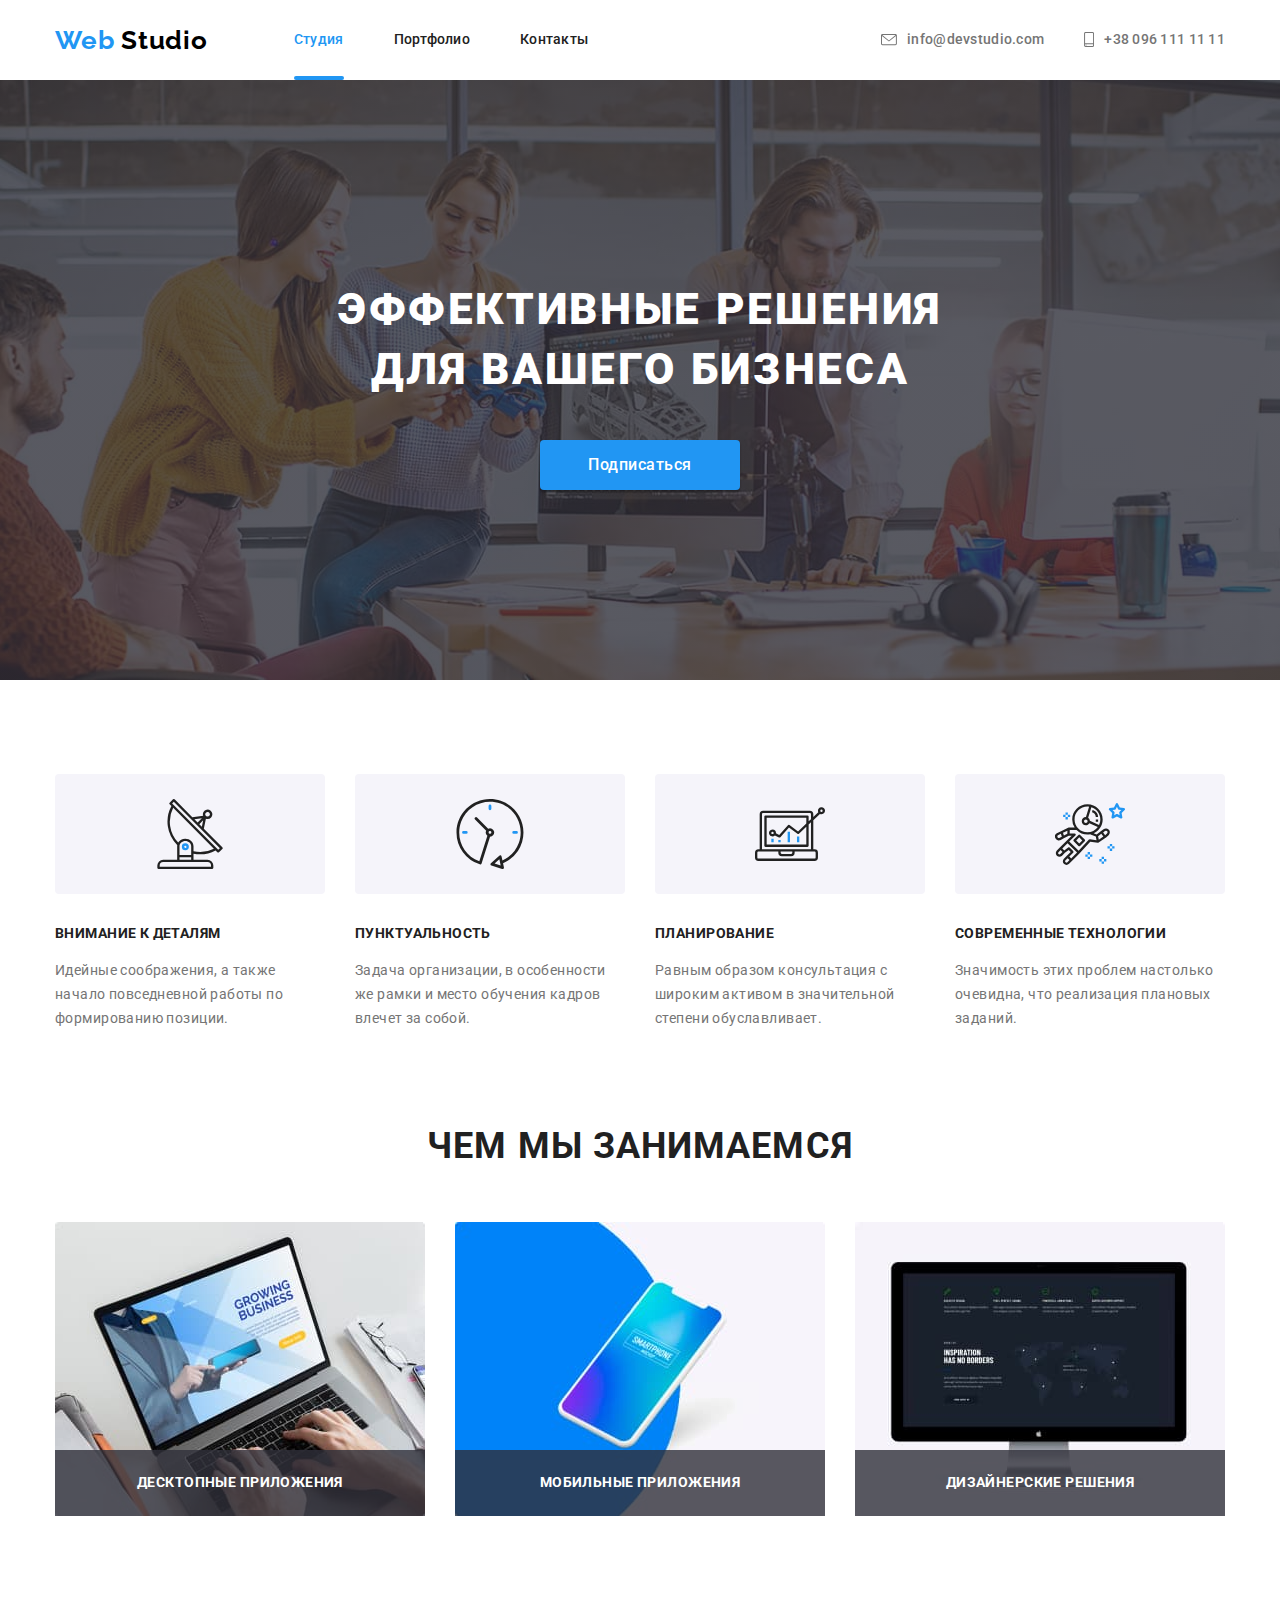
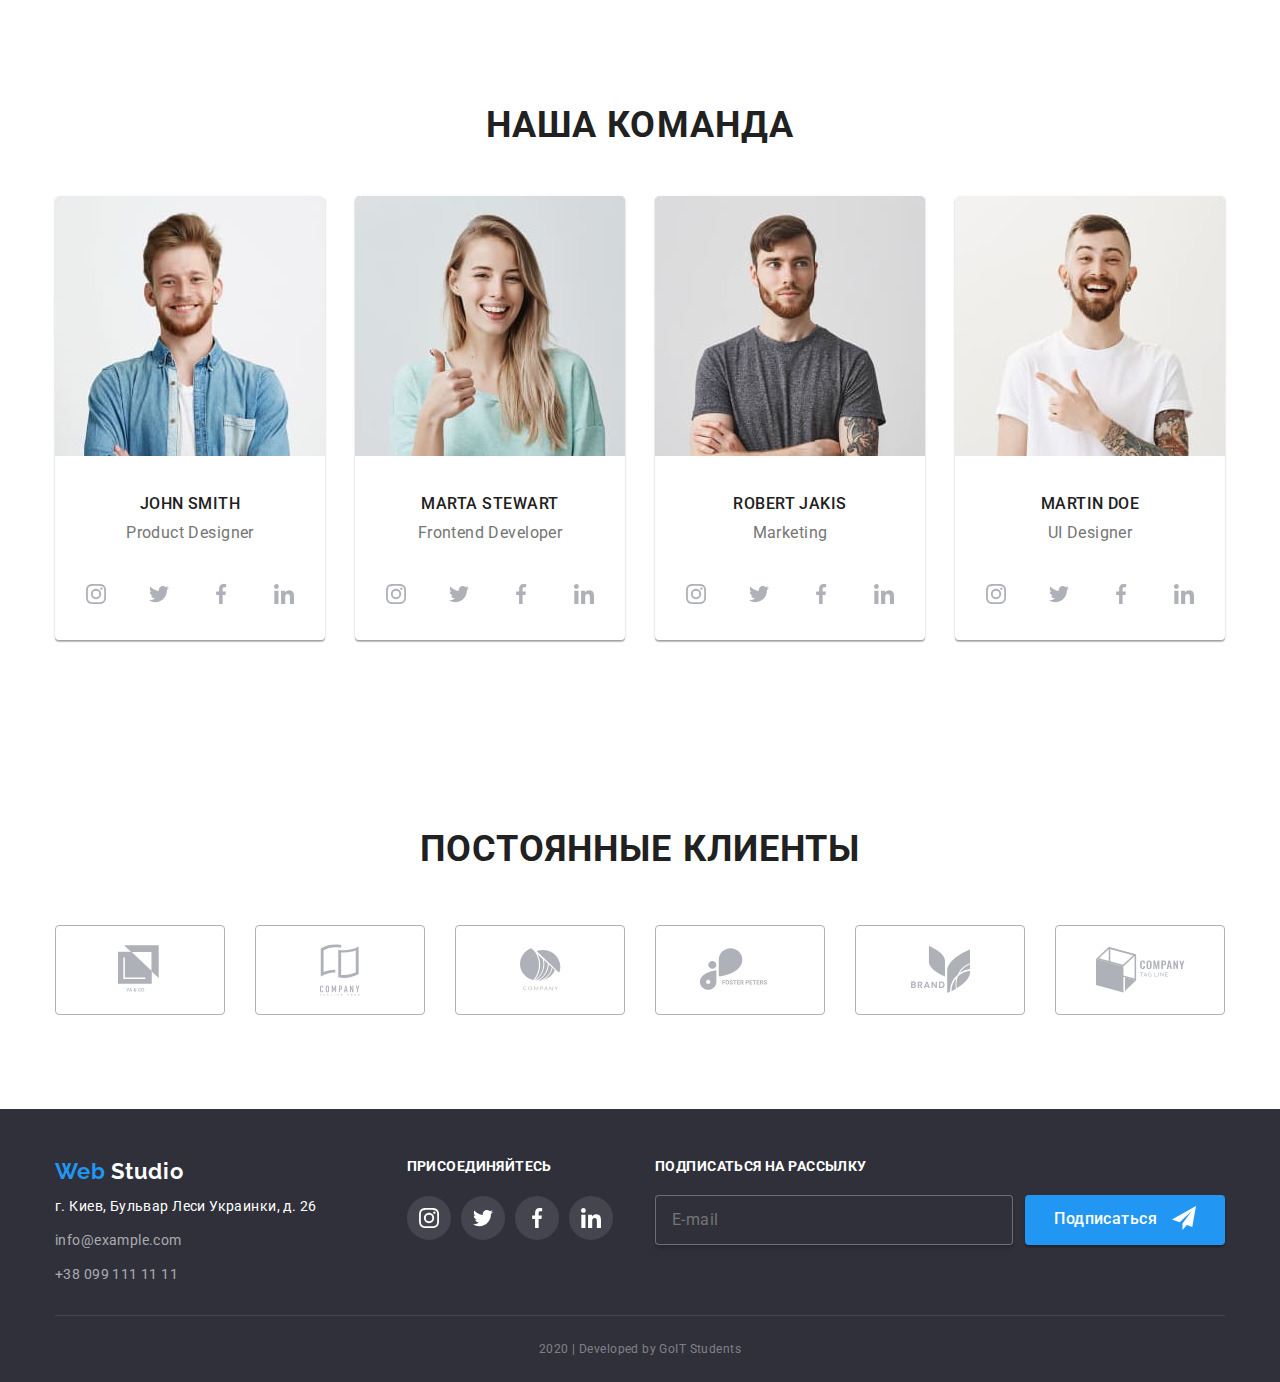
<file: index.html>
<!DOCTYPE html>
<html lang="ru">
  <head>
    <meta charset="UTF-8" />
    <meta name="viewport" content="width=device-width, initial-scale=1.0" />
    <title>WebStudio</title>
    <link
      href="https://fonts.googleapis.com/css?family=Raleway:400,700&display=swap&subset=cyrillic"
      rel="stylesheet"
    />
    <link
      href="https://fonts.googleapis.com/css?family=Roboto:400,500,700,900&display=swap&subset=cyrillic"
      rel="stylesheet"
    />

    <link rel="stylesheet" href="./css/main.min.css" />
  </head>
  <body>
    <!--шапка сайта-->
    <header>
      <div class="container main-nav">
        <nav class="logo-nav">
          <a href="./index.html" class="logo"
            ><span class="blue-logo">Web</span> Studio</a
          >
          <ul class="list site-nav">
            <li class="item">
              <div class="bottom-line">
                <a href="./index.html" class="link current">Студия</a>
                <!-- <div class="line"></div> -->
              </div>
            </li>
            <li class="item">
              <a href="./portfolio.html" class="link">Портфолио</a>
            </li>
            <li class="item"><a href="" class="link">Контакты</a></li>
          </ul>
        </nav>
        <ul class="list auth-nav">
          <li class="item">
            <!-- <img src="./images/envelope.svg" alt="Конверт" /> -->
            <a href="mailto:info@devstudio.com" class="link">
              <svg class="icon icon-envelope">
                <use href="./images/sprite.svg#icon-envelope"></use>
              </svg>
              info@devstudio.com
            </a>
          </li>
          <li class="item">
            <!-- <img src="./images/smartphone.svg" alt="Smartphone" /> -->
            <a href="tel:+380961111111" class="link">
              <svg class="icon icon-smartphone">
                <use href="./images/sprite.svg#icon-smartphone"></use>
              </svg>
              +38 096 111 11 11
            </a>
          </li>
        </ul>
      </div>
    </header>
    <main>
      <!-- Герой -->
      <section class="hero">
        <div class="container">
          <h1 class="hero-title">
            эффективные решения <br />
            для вашего бизнеса
          </h1>
          <!-- <a href="" class="hero-button primary" data-modal-open>
            Заказать услугу</a
          > -->
          <button class="button hero-button primary" data-modal-open>
            Подписаться
          </button>
        </div>
      </section>

      <!-- Преимущества -->
      <section class="container">
        <h2 class="features-title visually-hidden">Features</h2>
        <ul class="list features-li">
          <li class="item">
            <div class="item-features">
              <svg class="icon-features">
                <use href="./images/sprite.svg#icon-antenna"></use>
              </svg>
            </div>
            <h3 class="title title-item">Внимание к деталям</h3>
            <p>
              Идейные соображения, а также начало повседневной работы по
              формированию позиции.
            </p>
          </li>
          <li class="item">
            <div class="item-features">
              <svg class="icon-features">
                <use href="./images/sprite.svg#icon-clock"></use>
              </svg>
            </div>
            <h3 class="title title-item">пунктуальность</h3>
            <p>
              Задача организации, в особенности же рамки и место обучения кадров
              влечет за собой.
            </p>
          </li>
          <li class="item">
            <div class="item-features">
              <svg class="icon-features">
                <use href="./images/sprite.svg#icon-diagram"></use>
              </svg>
            </div>
            <h3 class="title title-item">планирование</h3>
            <p>
              Равным образом консультация с широким активом в значительной
              степени обуславливает.
            </p>
          </li>
          <li class="item">
            <div class="item-features">
              <svg class="icon-features">
                <use href="./images/sprite.svg#icon-astronaut"></use>
              </svg>
            </div>
            <h3 class="title title-item">современные технологии</h3>
            <p>
              Значимость этих проблем настолько очевидна, что реализация
              плановых заданий.
            </p>
          </li>
        </ul>
      </section>

      <!-- Чем мы занимаемся -->
      <section class="container">
        <h2 class="title big">Чем мы занимаемся</h2>

        <ul class="list works">
          <li>
            <img src="./images/computer.jpg" alt="Computer" width="370" />
            <h3 class="applications">Десктопные приложения</h3>
          </li>
          <li>
            <img
              src="./images/blue-smartphone.jpg"
              alt="Smartphone"
              width="370"
            />
            <h3 class="applications">Мобильные приложения</h3>
          </li>
          <li>
            <img src="./images/black-screen.jpg" alt="Monitor" width="370" />
            <h3 class="applications">Дизайнерские решения</h3>
          </li>
        </ul>
      </section>

      <!-- Наша команда -->
      <section class="container">
        <h2 class="title big team">Наша команда</h2>
        <ul class="list our-team">
          <li class="employer">
            <img src="./images/smith.jpg" alt="фото сотрудника" width="270" />
            <h3 class="title teamate">John Smith</h3>
            <p class="profession">Product Designer</p>
            <ul class="list social-nets">
              <li>
                <a
                  href="https://www.instagram.com/"
                  target="_blank"
                  class="net-image"
                >
                  <svg class="icon-socialnet">
                    <use href="./images/sprite.svg#icon-instagram"></use>
                  </svg>
                </a>
              </li>
              <li>
                <a
                  href="https://www.instagram.com/"
                  target="_blank"
                  class="net-image"
                >
                  <svg class="icon-socialnet">
                    <use href="./images/sprite.svg#icon-twitter"></use>
                  </svg>
                </a>
              </li>
              <li>
                <a
                  href="https://www.instagram.com/"
                  target="_blank"
                  class="net-image"
                >
                  <svg class="icon-socialnet">
                    <use href="./images/sprite.svg#icon-facebook"></use>
                  </svg>
                </a>
              </li>
              <li>
                <a
                  href="https://www.instagram.com/"
                  target="_blank"
                  class="net-image"
                >
                  <svg class="icon-socialnet">
                    <use href="./images/sprite.svg#icon-linkedin"></use>
                  </svg>
                </a>
              </li>
            </ul>
          </li>
          <li class="employer">
            <img src="./images/stewart.jpg" alt="фото сотрудника" width="270" />
            <h3 class="title teamate">Marta Stewart</h3>
            <p class="profession">Frontend Developer</p>
            <ul class="list social-nets">
              <li>
                <a
                  href="https://www.instagram.com/"
                  target="_blank"
                  class="net-image"
                >
                  <svg class="icon-socialnet">
                    <use href="./images/sprite.svg#icon-instagram"></use>
                  </svg>
                </a>
              </li>
              <li>
                <a
                  href="https://www.instagram.com/"
                  target="_blank"
                  class="net-image"
                >
                  <svg class="icon-socialnet">
                    <use href="./images/sprite.svg#icon-twitter"></use>
                  </svg>
                </a>
              </li>
              <li>
                <a
                  href="https://www.instagram.com/"
                  target="_blank"
                  class="net-image"
                >
                  <svg class="icon-socialnet">
                    <use href="./images/sprite.svg#icon-facebook"></use>
                  </svg>
                </a>
              </li>
              <li>
                <a
                  href="https://www.instagram.com/"
                  target="_blank"
                  class="net-image"
                >
                  <svg class="icon-socialnet">
                    <use href="./images/sprite.svg#icon-linkedin"></use>
                  </svg>
                </a>
              </li>
            </ul>
          </li>
          <li class="employer">
            <img src="./images/jakis.jpg" alt="фото сотрудника" width="270" />
            <h3 class="title teamate">Robert Jakis</h3>
            <p class="profession">Marketing</p>
            <ul class="list social-nets">
              <li>
                <a
                  href="https://www.instagram.com/"
                  target="_blank"
                  class="net-image"
                >
                  <svg class="icon-socialnet">
                    <use href="./images/sprite.svg#icon-instagram"></use>
                  </svg>
                </a>
              </li>
              <li>
                <a
                  href="https://www.instagram.com/"
                  target="_blank"
                  class="net-image"
                >
                  <svg class="icon-socialnet">
                    <use href="./images/sprite.svg#icon-twitter"></use>
                  </svg>
                </a>
              </li>
              <li>
                <a
                  href="https://www.instagram.com/"
                  target="_blank"
                  class="net-image"
                >
                  <svg class="icon-socialnet">
                    <use href="./images/sprite.svg#icon-facebook"></use>
                  </svg>
                </a>
              </li>
              <li>
                <a
                  href="https://www.instagram.com/"
                  target="_blank"
                  class="net-image"
                >
                  <svg class="icon-socialnet">
                    <use href="./images/sprite.svg#icon-linkedin"></use>
                  </svg>
                </a>
              </li>
            </ul>
          </li>
          <li class="employer">
            <img src="./images/doe.jpg" alt="фото сотрудника" width="270" />
            <h3 class="title teamate">Martin Doe</h3>
            <p class="profession">UI Designer</p>
            <ul class="list social-nets">
              <li>
                <a
                  href="https://www.instagram.com/"
                  target="_blank"
                  class="net-image"
                >
                  <svg class="icon-socialnet">
                    <use href="./images/sprite.svg#icon-instagram"></use>
                  </svg>
                </a>
              </li>
              <li>
                <a
                  href="https://www.instagram.com/"
                  target="_blank"
                  class="net-image"
                >
                  <svg class="icon-socialnet">
                    <use href="./images/sprite.svg#icon-twitter"></use>
                  </svg>
                </a>
              </li>
              <li>
                <a
                  href="https://www.instagram.com/"
                  target="_blank"
                  class="net-image"
                >
                  <svg class="icon-socialnet">
                    <use href="./images/sprite.svg#icon-facebook"></use>
                  </svg>
                </a>
              </li>
              <li>
                <a
                  href="https://www.instagram.com/"
                  target="_blank"
                  class="net-image"
                >
                  <svg class="icon-socialnet">
                    <use href="./images/sprite.svg#icon-linkedin"></use>
                  </svg>
                </a>
              </li>
            </ul>
          </li>
        </ul>
      </section>
      <!--Постоянные клиенты-->
      <section class="container">
        <h2 class="title big clients">Постоянные клиенты</h2>
        <ul class="list client-list">
          <li class="item">
            <a href="" class="item__link">
              <svg class="icon-logo-1">
                <use href="./images/sprite.svg#icon-logo-1"></use>
              </svg>
            </a>
          </li>
          <li class="item">
            <a href="" class="item__link">
              <svg class="icon-logo-2">
                <use href="./images/sprite.svg#icon-logo-2"></use>
              </svg>
            </a>
          </li>
          <li class="item">
            <a href="" class="item__link">
              <svg class="icon-logo-3">
                <use href="./images/sprite.svg#icon-logo-3"></use>
              </svg>
            </a>
          </li>
          <li class="item">
            <a href="" class="item__link">
              <svg class="icon-logo-4">
                <use href="./images/sprite.svg#icon-logo-4"></use>
              </svg>
            </a>
          </li>
          <li class="item">
            <a href="" class="item__link">
              <svg class="icon-logo-5">
                <use href="./images/sprite.svg#icon-logo-5"></use>
              </svg>
            </a>
          </li>
          <li class="item">
            <a href="" class="item__link">
              <svg class="icon-logo-6">
                <use href="./images/sprite.svg#icon-logo-6"></use>
              </svg>
            </a>
          </li>
        </ul>
      </section>
    </main>
    <footer>
      <div class="container basement">
        <section>
          <a href="./index.html" class="logo">
            <h3 class="down"><span class="blue-logo">Web</span> Studio</h3>
          </a>
          <address>
            <p>г. Киев, Бульвар Леси Украинки, д. 26</p>
            <p class="link-color">
              <a href="mailto:info@example.com">info@example.com</a>
            </p>
            <p class="link-color">
              <a href="tel:+380991111111">+38 099 111 11 11</a>
            </p>
          </address>
        </section>
        <section>
          <h3 class="follow">присоединяйтесь</h3>
          <ul class="list network-icon">
            <li class="item social-nets">
              <a
                href="https://www.instagram.com/"
                aria-label="Ссылка на Instagram"
                target="_blank"
                class="net-image-footer"
              >
                <svg class="icon-socialnet">
                  <use href="./images/sprite.svg#icon-instagram"></use>
                </svg>
              </a>
            </li>
            <li class="item">
              <a
                href="https://www.twitter.com/"
                aria-label="Ссылка на Twitter"
                target="_blank"
                class="net-image-footer"
                ><svg class="icon-socialnet">
                  <use href="./images/sprite.svg#icon-twitter"></use>
                </svg>
              </a>
            </li>
            <li class="item">
              <a
                href="https://www.facebook.com/"
                aria-label="Ссылка на Facebook"
                target="_blank"
                class="net-image-footer"
                ><svg class="icon-socialnet">
                  <use href="./images/sprite.svg#icon-facebook"></use>
                </svg>
              </a>
            </li>
            <li class="item">
              <a
                href="https://www.linkedin.com/"
                aria-label="Ссылка на LinkedIn"
                target="_blank"
                class="net-image-footer"
                ><svg class="icon-socialnet">
                  <use href="./images/sprite.svg#icon-linkedin"></use>
                </svg>
              </a>
            </li>
          </ul>
        </section>
        <section class="join">
          <h3 class="follow follow-sign">подписаться на рассылку</h3>
          <form class="form">
            <!-- Разметка элементов этой формы -->
            <label for="email"> </label>
            <input type="email" id="email" placeholder="E-mail" class="input" />

            <button type="submit" class="button primary button-f">
              <span class="batton-port">Подписаться</span>
              <svg class="icon-icon-send">
                <use href="./images/sprite.svg#icon-icon-send"></use>
              </svg>
            </button>
          </form>
        </section>
      </div>

      <p class="copiright">2020 | Developed by GoIT Students</p>
    </footer>

    <!-- Modal window -->

    <div class="backdrop is-hidden" data-backdrop>
      <div class="modal">
        <form class="form-modal" autocomplete="off">
          <!-- Разметка элементов этой формы -->

          <p class="form-title">Оставьте свои данные, мы вам перезвоним</p>
          <label class="form-field">
            <input type="text" class="form-input" name="name" placeholder=" " />

            <span class="form-label">Имя</span>
            <svg class="form-icon">
              <use href="./images/sprite-form.svg#icon-form-name"></use>
            </svg>
          </label>

          <label class="form-field">
            <input
              type="text"
              class="form-input"
              name="phone"
              placeholder=" "
            />
            <span class="form-label">Телефон</span>
            <svg class="form-icon">
              <use href="./images/sprite-form.svg#icon-form-phone"></use>
            </svg>
          </label>

          <label class="form-field">
            <input
              type="email"
              class="form-input"
              name="mail"
              placeholder=" "
            />
            <span class="form-label">Почта</span>
            <svg class="form-icon">
              <use href="./images/sprite-form.svg#icon-form-email"></use>
            </svg>
          </label>

          <label class="form-field">
            <textarea
              class="textarea"
              name="comment"
              rows="5"
              cols="45"
              placeholder=" "
            ></textarea>
            <span class="textarea-label form-label">Комментарий</span>
          </label>

          <label class="field">
            <input
              class="checkbox"
              type="checkbox"
              name="agreement"
              value="agreement"
            />
            <span class="checkbox-label"></span>
            <span
              >Соглашаюсь с рассылкой и принимаю
              <a href="" class="contract-text">Условия договора</a></span
            >
          </label>
          <button type="submit" class="button primary button-f">
            <span class="batton-port">Отправить</span>
          </button>
        </form>
        <div class="button-close">
          <button data-modal-close class="button-position">
            <!-- <div class="button-position"> -->
            <span
              ><img src="./images/form-close.svg" alt="Имя" class="icon-close"
            /></span>
            <!-- </div> -->
          </button>
        </div>
      </div>
    </div>

    <script src="./js/modal.js"></script>
  </body>
</html>
</file>
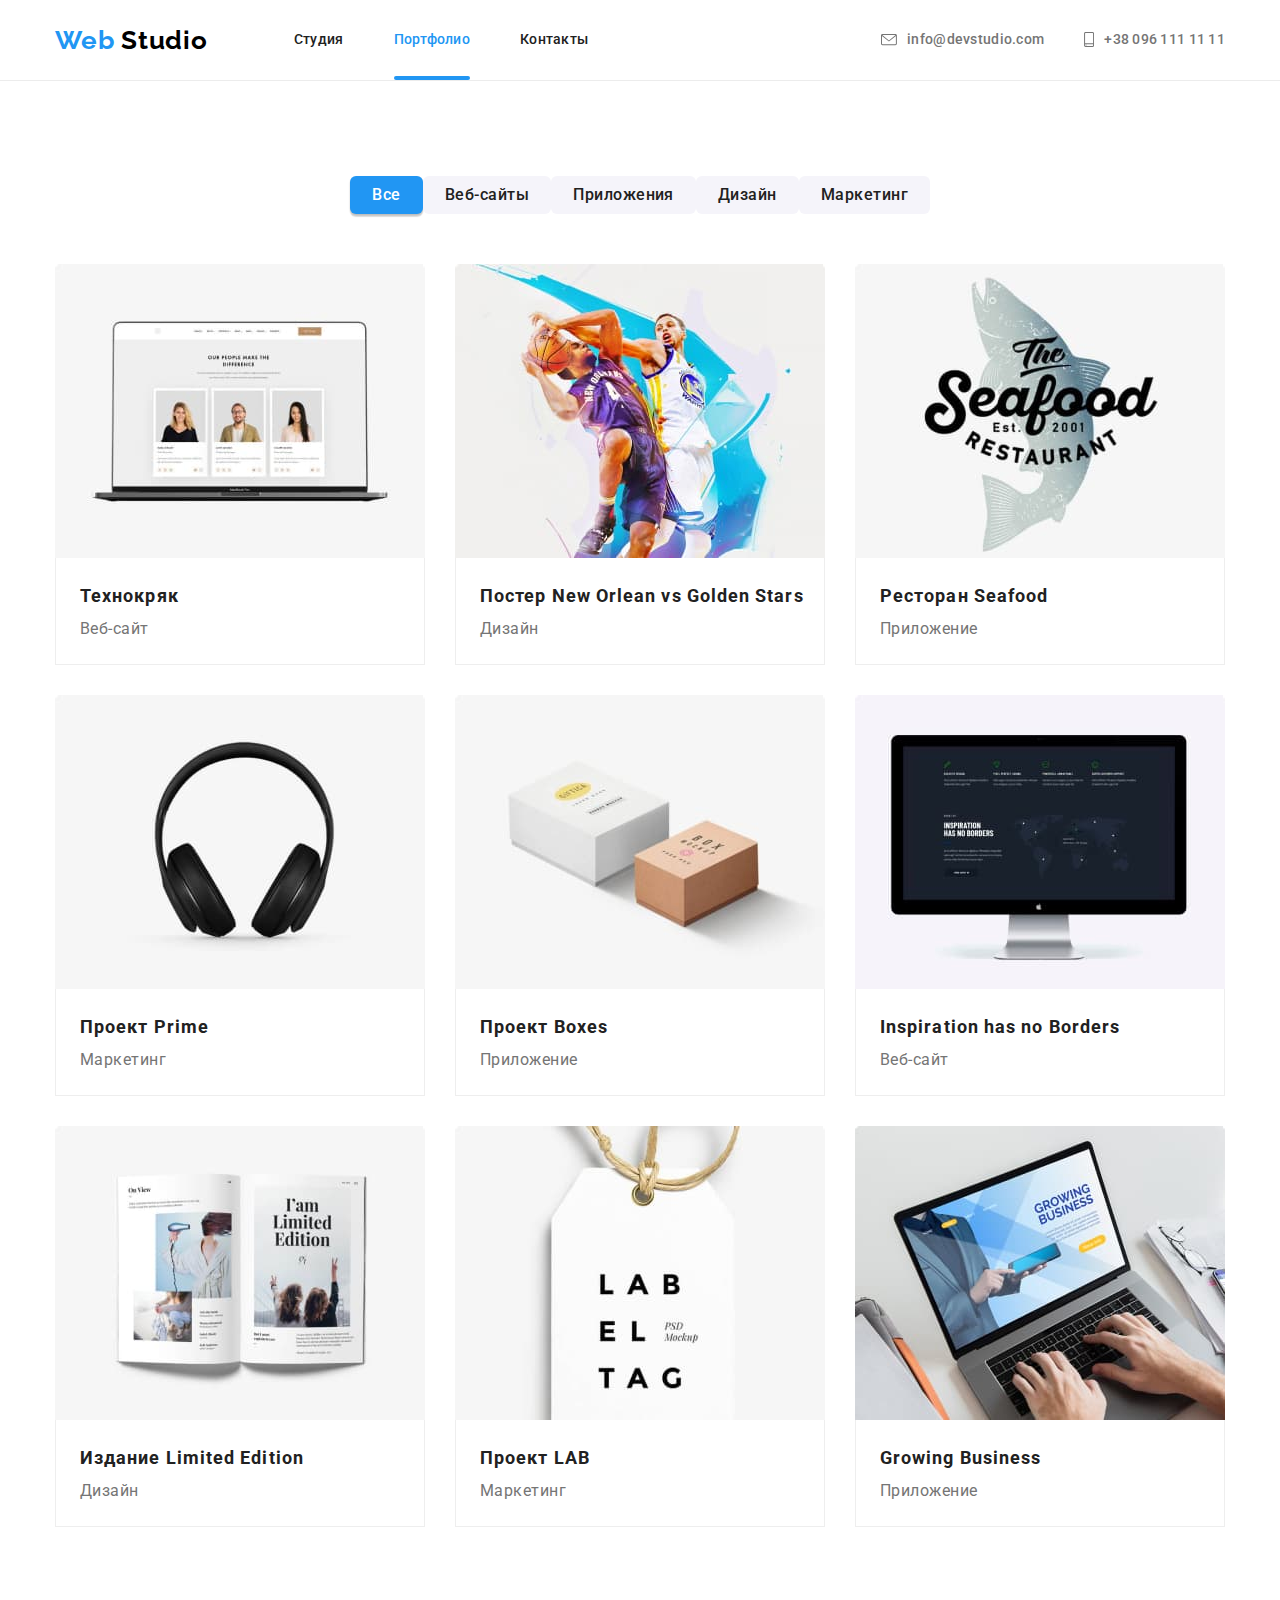
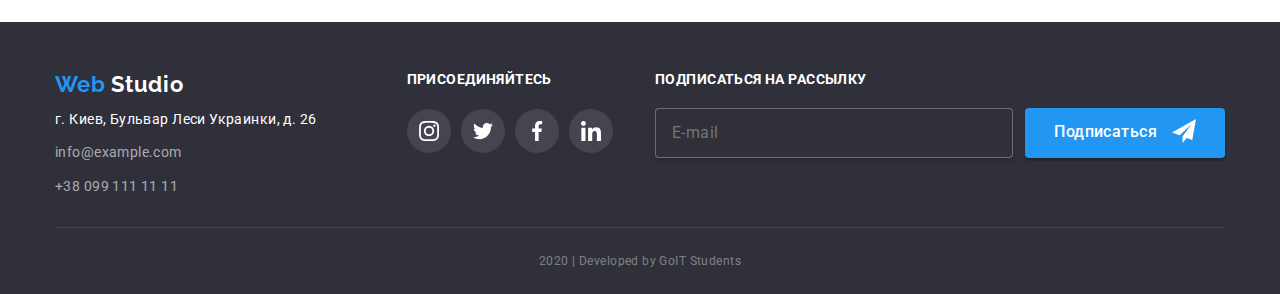
<file: portfolio.html>
<!DOCTYPE html>
<html lang="ru">
  <head>
    <meta charset="UTF-8" />
    <meta name="viewport" content="width=device-width, initial-scale=1.0" />
    <title>Portfoliot</title>
    <link
      href="https://fonts.googleapis.com/css?family=Raleway:400,700&display=swap&subset=cyrillic"
      rel="stylesheet"
    />
    <link
      href="https://fonts.googleapis.com/css?family=Roboto:400,500,700,900&display=swap&subset=cyrillic"
      rel="stylesheet"
    />
    <link
      rel="stylesheet"
      href="https://cdnjs.cloudflare.com/ajax/libs/modern-normalize/0.6.0/modern-normalize.min.css"
    />

    <link rel="stylesheet" href="./css/main.css" />
  </head>

  <body>
    <!--шапка сайта-->
    <header class="header">
      <div class="container main-nav">
        <nav class="logo-nav">
          <a href="./index.html" class="logo"
            ><span class="blue-logo">Web</span> Studio</a
          >
          <ul class="list site-nav">
            <li class="item"><a href="index.html" class="link">Студия</a></li>
            <li class="item">
              <div class="bottom-line">
                <a href="./portfolio.html" class="link current">Портфолио</a>
              </div>
            </li>
            <li class="item"><a href="" class="link">Контакты</a></li>
          </ul>
        </nav>
        <ul class="list auth-nav">
          <li class="item">
            <!-- <img src="./images/envelope.svg" alt="Конверт" /> -->
            <a href="mailto:info@devstudio.com" class="link">
              <svg class="icon icon-envelope">
                <use href="./images/sprite.svg#icon-envelope"></use>
              </svg>
              info@devstudio.com
            </a>
          </li>
          <li class="item">
            <!-- <img src="./images/smartphone.svg" alt="Smartphone" /> -->
            <a href="tel:+380961111111" class="link">
              <svg class="icon icon-smartphone">
                <use href="./images/sprite.svg#icon-smartphone"></use>
              </svg>
              +38 096 111 11 11
            </a>
          </li>
        </ul>
      </div>
    </header>
    <main class="main-portfolio">
      <!-- потом сделаем невидтмым -->
      <!-- <h1 style="display: none;">Наши проекты</h1> -->
      <section>
        <!-- Фильтры -->
        <ul class="list container button-filter">
          <li><button type="button" class="button primary">Все</button></li>
          <li>
            <button type="button" class="button secondary">Веб-сайты</button>
          </li>
          <li>
            <button type="button" class="button secondary">Приложения</button>
          </li>
          <li>
            <button type="button" class="button secondary">Дизайн</button>
          </li>
          <li>
            <button type="button" class="button secondary">Маркетинг</button>
          </li>
        </ul>
        <!-- Проекты -->
        <ul class="list container projects">
          <li class="project-item">
            <a href="">
              <div class="project__image">
                <img src="./images/project-1.jpg" alt="laptop" width="370" />
                <div class="project__background">
                  <p class="description-project">
                    Технокряк это современная площадка распространения
                    коронавируса. Компании используют эту платформу для
                    цифрового шпионажа и атак на защищённые сервера конкурентов.
                  </p>
                </div>
              </div>
              <div class="project-text">
                <h2 class="project-title">Технокряк</h2>
                <p class="kind-work">Веб-сайт</p>
              </div>
            </a>
          </li>
          <li class="project-item">
            <a href="">
              <div class="project__image">
                <img
                  src="./images/project-2.jpg"
                  alt="<Баскетбол>"
                  width="370"
                />
                <div class="project__background">
                  <p class="description-project">
                    Технокряк это современная площадка распространения
                    коронавируса. Компании используют эту платформу для
                    цифрового шпионажа и атак на защищённые сервера конкурентов.
                  </p>
                </div>
              </div>
              <div class="project-text">
                <h2 class="project-title">Постер New Orlean vs Golden Stars</h2>
                <p class="kind-work">Дизайн</p>
              </div>
            </a>
          </li>

          <li class="project-item">
            <a href="">
              <div class="project__image">
                <img
                  src="./images/project-3.jpg"
                  alt="logo Seafood"
                  width="370"
                />
                <div class="project__background">
                  <p class="description-project">
                    Технокряк это современная площадка распространения
                    коронавируса. Компании используют эту платформу для
                    цифрового шпионажа и атак на защищённые сервера конкурентов.
                  </p>
                </div>
              </div>
              <div class="project-text">
                <h2 class="project-title">Ресторан Seafood</h2>
                <p class="kind-work">Приложение</p>
              </div>
            </a>
          </li>
          <li class="project-item">
            <a href="">
              <div class="project__image">
                <img src="./images/project-4.jpg" alt="Наушники" width="370" />
                <div class="project__background">
                  <p class="description-project">
                    Технокряк это современная площадка распространения
                    коронавируса. Компании используют эту платформу для
                    цифрового шпионажа и атак на защищённые сервера конкурентов.
                  </p>
                </div>
              </div>
              <div class="project-text">
                <h2 class="project-title">Проект Prime</h2>
                <p class="kind-work">Маркетинг</p>
              </div>
            </a>
          </li>
          <li class="project-item">
            <a href="">
              <div class="project__image">
                <img src="./images/project-5.jpg" alt="Коробки" width="370" />
                <div class="project__background">
                  <p class="description-project">
                    Технокряк это современная площадка распространения
                    коронавируса. Компании используют эту платформу для
                    цифрового шпионажа и атак на защищённые сервера конкурентов.
                  </p>
                </div>
              </div>
              <div class="project-text">
                <h2 class="project-title">Проект Boxes</h2>
                <p class="kind-work">Приложение</p>
              </div>
            </a>
          </li>
          <li class="project-item">
            <a href="">
              <div class="project__image">
                <img src="./images/project-6.jpg" alt="Монитор" width="370" />
                <div class="project__background">
                  <p class="description-project">
                    Технокряк это современная площадка распространения
                    коронавируса. Компании используют эту платформу для
                    цифрового шпионажа и атак на защищённые сервера конкурентов.
                  </p>
                </div>
              </div>
              <div class="project-text">
                <h2 class="project-title">Inspiration has no Borders</h2>
                <p class="kind-work">Веб-сайт</p>
              </div>
            </a>
          </li>
          <li class="project-item">
            <a href="">
              <div class="project__image">
                <img
                  src="./images/project-7.jpg"
                  alt="Открытая книга"
                  width="370"
                />
                <div class="project__background">
                  <p class="description-project">
                    Технокряк это современная площадка распространения
                    коронавируса. Компании используют эту платформу для
                    цифрового шпионажа и атак на защищённые сервера конкурентов.
                  </p>
                </div>
              </div>
              <div class="project-text">
                <h2 class="project-title">Издание Limited Edition</h2>
                <p class="kind-work">Дизайн</p>
              </div>
            </a>
          </li>
          <li class="project-item">
            <a href="">
              <div class="project__image">
                <img src="./images/project-8.jpg" alt="Стикер" width="370" />
                <div class="project__background">
                  <p class="description-project">
                    Технокряк это современная площадка распространения
                    коронавируса. Компании используют эту платформу для
                    цифрового шпионажа и атак на защищённые сервера конкурентов.
                  </p>
                </div>
              </div>
              <div class="project-text">
                <h2 class="project-title">Проект LAB</h2>
                <p class="kind-work">Маркетинг</p>
              </div>
            </a>
          </li>
          <li class="project-item">
            <a href="">
              <div class="project__image">
                <img
                  src="./images/project-9.jpg"
                  alt="Руки на клаве"
                  width="370"
                />
                <div class="project__background">
                  <p class="description-project">
                    Технокряк это современная площадка распространения
                    коронавируса. Компании используют эту платформу для
                    цифрового шпионажа и атак на защищённые сервера конкурентов.
                  </p>
                </div>
              </div>
              <div class="project-text">
                <h2 class="project-title">Growing Business</h2>
                <p class="kind-work">Приложение</p>
              </div>
            </a>
          </li>
        </ul>
      </section>
    </main>
    <footer>
      <div class="container basement">
        <section>
          <a href="./index.html" class="logo">
            <h3 class="down"><span class="blue-logo">Web</span> Studio</h3>
          </a>
          <address>
            <p>г. Киев, Бульвар Леси Украинки, д. 26</p>
            <p class="link-color">
              <a href="mailto:info@example.com">info@example.com</a>
            </p>
            <p class="link-color">
              <a href="tel:+380991111111">+38 099 111 11 11</a>
            </p>
          </address>
        </section>
        <section>
          <h3 class="follow">присоединяйтесь</h3>
          <ul class="list network-icon">
            <li class="item social-nets">
              <a
                href="https://www.instagram.com/"
                aria-label="Ссылка на Instagram"
                target="_blank"
                class="net-image-footer"
              >
                <svg class="icon-socialnet">
                  <use href="./images/sprite.svg#icon-instagram"></use>
                </svg>
              </a>
            </li>
            <li class="item">
              <a
                href="https://www.twitter.com/"
                aria-label="Ссылка на Twitter"
                target="_blank"
                class="net-image-footer"
                ><svg class="icon-socialnet">
                  <use href="./images/sprite.svg#icon-twitter"></use>
                </svg>
              </a>
            </li>
            <li class="item">
              <a
                href="https://www.facebook.com/"
                aria-label="Ссылка на Facebook"
                target="_blank"
                class="net-image-footer"
                ><svg class="icon-socialnet">
                  <use href="./images/sprite.svg#icon-facebook"></use>
                </svg>
              </a>
            </li>
            <li class="item">
              <a
                href="https://www.linkedin.com/"
                aria-label="Ссылка на LinkedIn"
                target="_blank"
                class="net-image-footer"
                ><svg class="icon-socialnet">
                  <use href="./images/sprite.svg#icon-linkedin"></use>
                </svg>
              </a>
            </li>
          </ul>
        </section>
        <section class="join">
          <h3 class="follow follow-sign">подписаться на рассылку</h3>
          <form class="form">
            <!-- Разметка элементов этой формы -->
            <label for="email"> </label>
            <input type="email" id="email" placeholder="E-mail" class="input" />

            <button type="submit" class="button primary button-f">
              <span class="batton-port">Подписаться</span>
              <svg class="icon-icon-send">
                <use href="./images/sprite.svg#icon-icon-send"></use>
              </svg>
            </button>
          </form>
        </section>
      </div>

      <p class="copiright">2020 | Developed by GoIT Students</p>
    </footer>
  </body>
</html>
</file>
<file: css/main.min.css>
/*! modern-normalize v0.6.0 | MIT License | https://github.com/sindresorhus/modern-normalize */*,*::before,*::after{-webkit-box-sizing:border-box;box-sizing:border-box}:root{-moz-tab-size:4;-o-tab-size:4;tab-size:4}html{line-height:1.15;-webkit-text-size-adjust:100%}body{margin:0}body{font-family:system-ui,-apple-system,"Segoe UI",Roboto,Helvetica,Arial,sans-serif,"Apple Color Emoji","Segoe UI Emoji"}hr{height:0}abbr[title]{-webkit-text-decoration:underline dotted;text-decoration:underline dotted}b,strong{font-weight:bolder}code,kbd,samp,pre{font-family:SFMono-Regular, Consolas, "Liberation Mono", Menlo, monospace;font-size:1em}small{font-size:80%}sub,sup{font-size:75%;line-height:0;position:relative;vertical-align:baseline}sub{bottom:-0.25em}sup{top:-0.5em}button,input,optgroup,select,textarea{font-family:inherit;font-size:100%;line-height:1.15;margin:0}button,select{text-transform:none}button,[type="button"],[type="reset"],[type="submit"]{-webkit-appearance:button}button::-moz-focus-inner,[type="button"]::-moz-focus-inner,[type="reset"]::-moz-focus-inner,[type="submit"]::-moz-focus-inner{border-style:none;padding:0}button:-moz-focusring,[type="button"]:-moz-focusring,[type="reset"]:-moz-focusring,[type="submit"]:-moz-focusring{outline:1px dotted ButtonText}fieldset{padding:0.35em 0.75em 0.625em}legend{padding:0}progress{vertical-align:baseline}[type="number"]::-webkit-inner-spin-button,[type="number"]::-webkit-outer-spin-button{height:auto}[type="search"]{-webkit-appearance:textfield;outline-offset:-2px}[type="search"]::-webkit-search-decoration{-webkit-appearance:none}::-webkit-file-upload-button{-webkit-appearance:button;font:inherit}summary{display:list-item}html{-webkit-box-sizing:border-box;box-sizing:border-box}*,*::before,*::after{-webkit-box-sizing:border-box;box-sizing:border-box}body{margin:0;background-color:#fff;color:#757575;font-family:Roboto, sans-serif;font-weight:400;font-size:14px;line-height:1.71;letter-spacing:0.03em}a{text-decoration:none}img{margin:0}.list{margin-top:0;margin-bottom:0;padding:0;list-style:none}.container{margin-left:auto;margin-right:auto;padding:0;width:1200px;padding-left:15px;padding-right:15px}.visually-hidden{position:absolute;width:1px;height:1px;margin:-1px;padding:0;overflow:hidden;border:0;clip:rect(0 0 0 0)}.list.site-nav{display:-webkit-box;display:-ms-flexbox;display:flex;-webkit-box-align:center;-ms-flex-align:center;align-items:center}.site-nav .link{display:block;padding-top:32px;padding-bottom:32px;color:#212121;font-weight:500;font-size:14px;line-height:1.14;letter-spacing:0.02em;-webkit-transition:color 250ms cubic-bezier(0.4, 0, 0.2, 1);transition:color 250ms cubic-bezier(0.4, 0, 0.2, 1)}.site-nav .link:hover,.site-nav .link:focus{color:#2196f3;outline-color:#2196f3}.site-nav .item:not(:last-child){margin-right:50px}.list.auth-nav a.link{vertical-align:text-top}.bottom-line{position:relative}.site-nav .link.current::after{content:"";position:absolute;bottom:0;left:0;width:100%;height:4px;border-radius:2px;background-color:#2196f3}.site-nav .link.current{color:#2196f3}.header{border-bottom:1px solid #ececec}.title{margin-top:0;margin-bottom:0;color:#212121;font-weight:700;font-size:14px;line-height:1.42;letter-spacing:0.03em;text-transform:uppercase}.list p{margin-top:0;margin-bottom:0}.auth-nav .item{display:block;margin-right:30px}.auth-nav .item:last-child{margin-right:0}.auth-nav{display:-webkit-box;display:-ms-flexbox;display:flex;-webkit-box-align:center;-ms-flex-align:center;align-items:center;font-weight:500;font-size:14px;line-height:1.14;letter-spacing:0.02em}.auth-nav .link{display:-webkit-box;display:-ms-flexbox;display:flex;-webkit-box-align:center;-ms-flex-align:center;align-items:center;fill:#757575;color:#757575;margin-left:10px;padding-top:32px;padding-bottom:32px;-webkit-transition:fill 250ms cubic-bezier(0.4, 0, 0.2, 1),color 250ms cubic-bezier(0.4, 0, 0.2, 1);transition:fill 250ms cubic-bezier(0.4, 0, 0.2, 1),color 250ms cubic-bezier(0.4, 0, 0.2, 1)}.auth-nav .link:hover,.auth-nav .link:focus{color:#2196f3;fill:#2196f3;outline:none}.icon{margin-right:10px}.icon-envelope{width:16px;height:12px}.icon-smartphone{width:10px;height:15px}.logo{color:#000;font-family:Raleway, sans-serif;font-weight:700;font-size:26px;line-height:1.19;letter-spacing:0.03em}.logo:focus,.logo:hover{outline-color:#2196f3}.logo-nav>.logo{margin-right:86px}.blue-logo{color:#2196f3}.main-nav{display:-webkit-box;display:-ms-flexbox;display:flex;-webkit-box-align:center;-ms-flex-align:center;align-items:center;-webkit-box-pack:justify;-ms-flex-pack:justify;justify-content:space-between}.logo-nav{display:-webkit-box;display:-ms-flexbox;display:flex;-webkit-box-align:center;-ms-flex-align:center;align-items:center}.hero{text-align:center;max-width:1600px;height:600px;margin-left:auto;margin-right:auto;background-image:-webkit-gradient(linear, left top, right top, from(rgba(47,48,58,0.8)), to(rgba(47,48,58,0.8))),url("../images/overlay-img.jpg");background-image:linear-gradient(to right, rgba(47,48,58,0.8), rgba(47,48,58,0.8)),url("../images/overlay-img.jpg");background-repeat:no-repeat;background-position:center;background-size:cover}.hero>div{margin-left:auto;margin-right:auto;padding-top:200px;padding-bottom:200px;width:1200 px}.hero-title{margin-top:0;margin-bottom:40px;color:#fff;font-weight:900;font-size:44px;line-height:1.36;letter-spacing:0.06em;text-transform:uppercase}.hero-button.primary{display:inline-block;border:1px solid transparent;border-radius:4px;padding:11px 34px;min-width:200px;height:50px;color:#fff;background-color:#2196f3;border:none;font-weight:700;font-size:16px;line-height:1.87;letter-spacing:0.06em}.item-features{display:-webkit-box;display:-ms-flexbox;display:flex;-webkit-box-align:center;-ms-flex-align:center;align-items:center;-webkit-box-pack:center;-ms-flex-pack:center;justify-content:center;width:270px;height:120px;margin-bottom:30px;border-radius:4px;background-color:#f5f4fa}.icon-features{width:70px;height:70px}.img-hover>img{display:inline-block;padding:25px 104px}main section:nth-child(2){padding-top:94px;padding-bottom:94px}.features-li{display:-webkit-box;display:-ms-flexbox;display:flex;-webkit-box-pack:justify;-ms-flex-pack:justify;justify-content:space-between;-webkit-box-align:center;-ms-flex-align:center;align-items:center}.title.big{margin-bottom:55px;font-weight:700;font-size:36px;line-height:1.17;text-align:center;letter-spacing:0.03em}.features-li li{width:270px}.features-title{margin-top:0;margin-bottom:0}.title-item{margin-bottom:15px}main section:nth-child(3){padding-bottom:94px}.our-team{display:-webkit-box;display:-ms-flexbox;display:flex;-webkit-box-pack:justify;-ms-flex-pack:justify;justify-content:space-between;-webkit-box-align:center;-ms-flex-align:center;align-items:center}.title.big.team{margin-bottom:50px}.employer{padding-bottom:24px;width:270px;text-align:center;-webkit-box-shadow:0px 2px 1px rgba(0,0,0,0.2),0px 1px 1px rgba(0,0,0,0.14),0px 1px 3px rgba(0,0,0,0.12);box-shadow:0px 2px 1px rgba(0,0,0,0.2),0px 1px 1px rgba(0,0,0,0.14),0px 1px 3px rgba(0,0,0,0.12);border-radius:4px}.employer>img{margin-bottom:30px}.title.teamate{margin-bottom:10px;font-weight:500;font-size:16px;line-height:1.19;letter-spacing:0.03em}main section:nth-child(5){padding-top:94px;padding-bottom:94px}.works img{display:block}.applications{display:inline-block;position:absolute;bottom:0;width:100%;padding-top:25px;padding-bottom:25px;color:#fff;background-color:rgba(47,48,58,0.8);font-weight:700;font-size:14px;line-height:1.14;text-align:center;letter-spacing:0.03em;text-transform:uppercase}.works{display:-webkit-box;display:-ms-flexbox;display:flex;-webkit-box-align:center;-ms-flex-align:center;align-items:center;-webkit-box-pack:justify;-ms-flex-pack:justify;justify-content:space-between}.works>li{position:relative;width:370px}main section:nth-child(4){padding-top:94px;padding-bottom:94px}.client-list{display:-webkit-box;display:-ms-flexbox;display:flex;-webkit-box-align:center;-ms-flex-align:center;align-items:center;-webkit-box-pack:justify;-ms-flex-pack:justify;justify-content:space-between}.title.big.clients{margin-bottom:55px}.client-list .item .item__link{display:-webkit-box;display:-ms-flexbox;display:flex;-webkit-box-align:center;-ms-flex-align:center;align-items:center;-webkit-box-pack:center;-ms-flex-pack:center;justify-content:center;border:1px solid;border-color:#afb1b8;fill:#afb1b8;border-radius:4px;width:170px;height:90px;-webkit-transition:fill 250ms cubic-bezier(0.4, 0, 0.2, 1),border-color 250ms cubic-bezier(0.4, 0, 0.2, 1);transition:fill 250ms cubic-bezier(0.4, 0, 0.2, 1),border-color 250ms cubic-bezier(0.4, 0, 0.2, 1)}.client-list .item .item__link:hover,.client-list .item .item__link:focus{fill:#2196f3;border-color:#2196f3;outline:none}.icon-logo-1{width:45px;height:50px}.icon-logo-2{width:40px;height:52px}.icon-logo-3{width:41px;height:43px}.icon-logo-4{width:80px;height:43px}.icon-logo-5{width:59px;height:47px}.icon-logo-6{width:89px;height:46px}.project-item{margin-bottom:30px;width:370px;overflow:hidden}.project-item:focus,.project-item:hover{-webkit-box-shadow:1px 4px 6px rgba(0,0,0,0.16),0px 4px 4px rgba(0,0,0,0.06),0px 1px 1px rgba(0,0,0,0.12);box-shadow:1px 4px 6px rgba(0,0,0,0.16),0px 4px 4px rgba(0,0,0,0.06),0px 1px 1px rgba(0,0,0,0.12)}.project-item:hover .project__background,.project-item:focus .project__background{-webkit-transform:translateY(-100%);transform:translateY(-100%)}.project__image{position:relative;overflow:hidden}.project__background{position:absolute;width:100%;height:100%;top:100%;background-color:rgba(33,150,243,0.9);-webkit-transition:-webkit-transform 250ms cubic-bezier(0.4, 0, 0.2, 1);transition:-webkit-transform 250ms cubic-bezier(0.4, 0, 0.2, 1);transition:transform 250ms cubic-bezier(0.4, 0, 0.2, 1);transition:transform 250ms cubic-bezier(0.4, 0, 0.2, 1), -webkit-transform 250ms cubic-bezier(0.4, 0, 0.2, 1)}.description-project{position:absolute;top:50%;left:50%;-webkit-transform:translate(-50%, -50%);transform:translate(-50%, -50%);width:100%;height:100%;display:-webkit-box;display:-ms-flexbox;display:flex;-webkit-box-align:center;-ms-flex-align:center;align-items:center;padding:23px;font-family:Roboto;font-style:normal;font-weight:normal;font-size:18px;line-height:1.56;letter-spacing:0.03em;color:#fff}.project-text{border-bottom:1px solid #eee;border-right:1px solid #eee;border-left:1px solid #eee;padding-top:20px;padding-bottom:20px}.project-title{margin-bottom:5px;margin-left:24px;color:#212121;font-weight:700;font-size:18px;line-height:2;letter-spacing:0.06em}.project-item h2.project-title{margin-top:0px;margin-bottom:0}.project-item img{display:block}p.kind-work{margin-left:24px;font-size:16px;line-height:1.87;letter-spacing:0.03em;color:#757575}.projects{display:-webkit-box;display:-ms-flexbox;display:flex;-ms-flex-wrap:wrap;flex-wrap:wrap;-webkit-box-align:stretch;-ms-flex-align:stretch;align-items:stretch;-webkit-box-pack:justify;-ms-flex-pack:justify;justify-content:space-between}main.main-portfolio{margin-top:95px;margin-bottom:95px;padding:0}.projects .project-item:nth-last-child(-n+3){margin-bottom:0px}footer{padding-bottom:21px;margin-left:auto;margin-right:auto;background-color:#2f303a}.container.basement{display:-webkit-box;display:-ms-flexbox;display:flex;-webkit-box-pack:justify;-ms-flex-pack:justify;justify-content:space-between;padding-top:50px;margin-bottom:28px}.cl footer a,p,h3{margin-top:0px;margin-bottom:0px}h3.down{margin-bottom:10px;color:#fff;font-size:22px;line-height:1.18}address{font-style:normal}address p{margin-bottom:10px}address p:first-child{color:#fff}address p:last-child{margin-bottom:0px;color:#fff}.basement section:nth-child(2){margin-right:-50px}.network-icon{display:-webkit-box;display:-ms-flexbox;display:flex;-webkit-box-align:center;-ms-flex-align:center;align-items:center}.network-icon .item:not(:last-child){margin-right:10px}.net-image-footer{display:-webkit-box;display:-ms-flexbox;display:flex;-webkit-box-align:center;-ms-flex-align:center;align-items:center;-webkit-box-pack:center;-ms-flex-pack:center;justify-content:center;width:44px;height:44px;background-color:rgba(255,255,255,0.1);fill:#fff;border-radius:50%;-webkit-transition:background-color 250ms cubic-bezier(0.4, 0, 0.2, 1);transition:background-color 250ms cubic-bezier(0.4, 0, 0.2, 1)}.net-image-footer:focus,.net-image-footer:hover{background-color:#2196f3;outline:none}.link-color a{font-family:Roboto;font-weight:400;font-size:14px;line-height:1.71;letter-spacing:0.03em;color:rgba(255,255,255,0.6)}.follow{margin-bottom:21px;margin-top:0px;margin-right:63px;color:#fff;font-weight:700;font-size:14px;line-height:1.14;letter-spacing:0.03em;text-transform:uppercase}.icon-icon-send{width:24px;height:24px}.follow-sign{margin:0px;margin-bottom:20px}.copiright{padding-top:21px;font-size:12px;line-height:2;text-align:center;color:rgba(255,255,255,0.4)}footer>p{border-top:1px solid rgba(255,255,255,0.1);max-width:1170px;margin-left:auto;margin-right:auto}.form{display:-webkit-box;display:-ms-flexbox;display:flex;-webkit-box-align:center;-ms-flex-align:center;align-items:center}.batton-port{vertical-align:top;margin-right:10px}.list .profession{margin-bottom:30px;font-size:16px;line-height:1.19}.backdrop{position:fixed;top:0;left:0;width:100%;height:100%;background-color:rgba(0,0,0,0.2);-webkit-transition:opacity 250ms cubic-bezier(0.4, 0, 0.2, 1),vissibility cubic-bezier(0.4, 0, 0.2, 1);transition:opacity 250ms cubic-bezier(0.4, 0, 0.2, 1),vissibility cubic-bezier(0.4, 0, 0.2, 1)}.backdrop.is-hidden{opacity:0;pointer-events:none}.modal{position:absolute;top:50%;left:50%;-webkit-transform:translate(-50%, -50%);transform:translate(-50%, -50%);width:528px;height:581px;padding:40px;background-color:#fff;-webkit-box-shadow:0px 2px 1px rgba(0,0,0,0.2),0px 1px 1px rgba(0,0,0,0.14),0px 1px 3px rgba(0,0,0,0.12);box-shadow:0px 2px 1px rgba(0,0,0,0.2),0px 1px 1px rgba(0,0,0,0.14),0px 1px 3px rgba(0,0,0,0.12);border-radius:4px}.form-field{position:relative;display:block}.form-field:nth-child(-n+4){margin-bottom:28px}.form-label{position:absolute;top:50%;left:45px;-webkit-transform:translateY(-50%);transform:translateY(-50%);-webkit-transition:-webkit-transform 250ms cubic-bezier(0.4, 0, 0.2, 1);transition:-webkit-transform 250ms cubic-bezier(0.4, 0, 0.2, 1);transition:transform 250ms cubic-bezier(0.4, 0, 0.2, 1);transition:transform 250ms cubic-bezier(0.4, 0, 0.2, 1), -webkit-transform 250ms cubic-bezier(0.4, 0, 0.2, 1);font-size:14px;line-height:1.14;letter-spacing:0.01em}.form-input{-webkit-transition:border-color 250ms cubic-bezier(0.4, 0, 0.2, 1);transition:border-color 250ms cubic-bezier(0.4, 0, 0.2, 1);width:448px;margin:0;padding:10px 20px;padding-left:40px;font:inherit;border:1px solid rgba(33,33,33,0.2);border-radius:4px}.form-title{margin-bottom:30px;font-family:Roboto;font-style:normal;font-weight:bold;font-size:20px;line-height:1.15;text-align:center;letter-spacing:0.03em;color:#212121}.form-field .form-icon{position:absolute;top:50%;left:18px;-webkit-transform:translateY(-50%);transform:translateY(-50%);display:-webkit-box;display:-ms-flexbox;display:flex;-webkit-box-align:end;-ms-flex-align:end;align-items:flex-end;-webkit-box-pack:center;-ms-flex-pack:center;justify-content:center;width:18px;height:18px}.form-icon{fill:#212121;-webkit-transition:fill 250ms cubic-bezier(0.4, 0, 0.2, 1);transition:fill 250ms cubic-bezier(0.4, 0, 0.2, 1)}.form-field:focus-within>.form-label,.form-input:not(:placeholder-shown)+.form-label{-webkit-transform:translate(-27px, -40px);transform:translate(-27px, -40px);color:#2196f3;font-size:12px;line-height:1.17}.form-input:focus ~ .form-icon,.form-input:not(:placeholder-shown) ~ .form-icon{fill:#2196f3}.form-input:not(:placeholder-shown),.form-input:focus,.textarea:not(:placeholder-shown),.textarea:focus{outline:none;border-color:#2196f3}.textarea{position:relative;padding:12px 16px;resize:none;width:100%;height:120px;border:1px solid rgba(33,33,33,0.2);border-radius:4px;margin-bottom:15px}.textarea-label{position:absolute;top:12px;left:16px;-webkit-transform:translateX(0);transform:translateX(0)}.textarea:focus-within+.form-label,.textarea:not(:placeholder-shown)+.form-label{-webkit-transform:translateY(-30px);transform:translateY(-30px);color:#2196f3}.button-close{position:absolute;top:8px;right:8px}.modal .button.primary{display:block;margin-left:auto;margin-right:auto}.button-position{position:relative;width:30px;height:30px;border-radius:50%;border:0;-webkit-box-shadow:0px 2px 1px rgba(0,0,0,0.2),0px 1px 1px rgba(0,0,0,0.14),0px 1px 3px rgba(0,0,0,0.12);box-shadow:0px 2px 1px rgba(0,0,0,0.2),0px 1px 1px rgba(0,0,0,0.14),0px 1px 3px rgba(0,0,0,0.12)}.icon-close{position:absolute;top:50%;left:50%;-webkit-transform:translate(-50%, -50%);transform:translate(-50%, -50%)}.field{display:-webkit-box;display:-ms-flexbox;display:flex;-webkit-box-align:center;-ms-flex-align:center;align-items:center;-webkit-box-pack:center;-ms-flex-pack:center;justify-content:center;margin-bottom:20px}.contract-text{text-decoration:underline;color:#2196f3}.checkbox{position:absolute;width:1px;height:1px;margin:-1px;padding:0;overflow:hidden;border:0;clip:rect(0 0 0 0)}.checkbox-label{display:inline-block;width:15px;height:15px;border:2px solid #212121;border-radius:2px;margin-right:8px}.checkbox:checked+.checkbox-label{border-color:#2196f3;background-color:#2196f3;background-image:url("../images/form-icon-check.svg");background-size:contain;background-origin:border-box}.button{display:inline-block;border:1px solid transparent;border-radius:6px;padding:6px 22px;min-width:73px;color:#212121;background-color:#fff;cursor:pointer}.button.primary{color:#fff;background-color:#2196f3;border:none;-webkit-box-shadow:0px 2px 2px rgba(0,0,0,0.12),0px 1px 2px rgba(0,0,0,0.08),0px 3px 1px rgba(0,0,0,0.1);box-shadow:0px 2px 2px rgba(0,0,0,0.12),0px 1px 2px rgba(0,0,0,0.08),0px 3px 1px rgba(0,0,0,0.1);font-weight:500;font-size:16px;line-height:1.62;text-align:center;letter-spacing:0.03em}.button.secondary{color:#212121;background-color:#f5f4fa;border:none;font-family:Roboto;font-weight:500;font-size:16px;line-height:1.62;text-align:center;letter-spacing:0.03em}.button-f{display:inline-block;border:1px solid transparent;border-radius:4px;padding:11px 25px;width:200px;height:50px;color:#fff;border:none;font-family:Roboto;font-weight:900;font-size:16px;line-height:1.87;letter-spacing:0.06em}.input{margin-right:12px;padding-left:16px;border:1px solid rgba(255,255,255,0.3);-webkit-box-shadow:0px 4px 4px rgba(0,0,0,0.15);box-shadow:0px 4px 4px rgba(0,0,0,0.15);border-radius:4px;height:50px;width:358px;background:#2f303a;font-size:16px;line-height:1.25;letter-spacing:0.03em;color:rgba(255,255,255,0.6)}.list.button-filter{display:-webkit-box;display:-ms-flexbox;display:flex;-webkit-box-align:center;-ms-flex-align:center;align-items:center;-webkit-box-pack:center;-ms-flex-pack:center;justify-content:center;margin-bottom:50px}.social-nets{display:-webkit-box;display:-ms-flexbox;display:flex;-webkit-box-align:center;-ms-flex-align:center;align-items:center;-webkit-box-pack:space-evenly;-ms-flex-pack:space-evenly;justify-content:space-evenly}.social-nets .net-image{display:-webkit-box;display:-ms-flexbox;display:flex;-webkit-box-align:center;-ms-flex-align:center;align-items:center;-webkit-box-pack:center;-ms-flex-pack:center;justify-content:center;width:44px;height:44px;background-color:transparent;fill:#afb1b8;border-radius:50%;-webkit-transition:fill 250ms cubic-bezier(0.4, 0, 0.2, 1),background-color 250ms cubic-bezier(0.4, 0, 0.2, 1);transition:fill 250ms cubic-bezier(0.4, 0, 0.2, 1),background-color 250ms cubic-bezier(0.4, 0, 0.2, 1)}.social-nets .net-image:focus,.social-nets .net-image:hover{background-color:#2196f3;fill:#fff;outline:none}.icon-socialnet{width:20px;height:20px}
/*# sourceMappingURL=main.min.css.map */
</file>
<file: css/main.css>
@charset "UTF-8";
/*! modern-normalize v0.6.0 | MIT License | https://github.com/sindresorhus/modern-normalize */
/*
Document
========
*/
/**
Use a better box model (opinionated).
*/
*,
*::before,
*::after {
  -webkit-box-sizing: border-box;
          box-sizing: border-box;
}

/**
Use a more readable tab size (opinionated).
*/
:root {
  -moz-tab-size: 4;
  -o-tab-size: 4;
     tab-size: 4;
}

/**
1. Correct the line height in all browsers.
2. Prevent adjustments of font size after orientation changes in iOS.
*/
html {
  line-height: 1.15;
  /* 1 */
  -webkit-text-size-adjust: 100%;
  /* 2 */
}

/*
Sections
========
*/
/**
Remove the margin in all browsers.
*/
body {
  margin: 0;
}

/**
Improve consistency of default fonts in all browsers. (https://github.com/sindresorhus/modern-normalize/issues/3)
*/
body {
  font-family: system-ui, -apple-system, "Segoe UI", Roboto, Helvetica, Arial, sans-serif, "Apple Color Emoji", "Segoe UI Emoji";
}

/*
Grouping content
================
*/
/**
Add the correct height in Firefox.
*/
hr {
  height: 0;
}

/*
Text-level semantics
====================
*/
/**
Add the correct text decoration in Chrome, Edge, and Safari.
*/
abbr[title] {
  -webkit-text-decoration: underline dotted;
          text-decoration: underline dotted;
}

/**
Add the correct font weight in Edge and Safari.
*/
b,
strong {
  font-weight: bolder;
}

/**
1. Improve consistency of default fonts in all browsers. (https://github.com/sindresorhus/modern-normalize/issues/3)
2. Correct the odd 'em' font sizing in all browsers.
*/
code,
kbd,
samp,
pre {
  font-family: SFMono-Regular, Consolas, "Liberation Mono", Menlo, monospace;
  /* 1 */
  font-size: 1em;
  /* 2 */
}

/**
Add the correct font size in all browsers.
*/
small {
  font-size: 80%;
}

/**
Prevent 'sub' and 'sup' elements from affecting the line height in all browsers.
*/
sub,
sup {
  font-size: 75%;
  line-height: 0;
  position: relative;
  vertical-align: baseline;
}

sub {
  bottom: -0.25em;
}

sup {
  top: -0.5em;
}

/*
Forms
=====
*/
/**
1. Change the font styles in all browsers.
2. Remove the margin in Firefox and Safari.
*/
button,
input,
optgroup,
select,
textarea {
  font-family: inherit;
  /* 1 */
  font-size: 100%;
  /* 1 */
  line-height: 1.15;
  /* 1 */
  margin: 0;
  /* 2 */
}

/**
Remove the inheritance of text transform in Edge and Firefox.
1. Remove the inheritance of text transform in Firefox.
*/
button,
select {
  /* 1 */
  text-transform: none;
}

/**
Correct the inability to style clickable types in iOS and Safari.
*/
button,
[type="button"],
[type="reset"],
[type="submit"] {
  -webkit-appearance: button;
}

/**
Remove the inner border and padding in Firefox.
*/
button::-moz-focus-inner,
[type="button"]::-moz-focus-inner,
[type="reset"]::-moz-focus-inner,
[type="submit"]::-moz-focus-inner {
  border-style: none;
  padding: 0;
}

/**
Restore the focus styles unset by the previous rule.
*/
button:-moz-focusring,
[type="button"]:-moz-focusring,
[type="reset"]:-moz-focusring,
[type="submit"]:-moz-focusring {
  outline: 1px dotted ButtonText;
}

/**
Correct the padding in Firefox.
*/
fieldset {
  padding: 0.35em 0.75em 0.625em;
}

/**
Remove the padding so developers are not caught out when they zero out 'fieldset' elements in all browsers.
*/
legend {
  padding: 0;
}

/**
Add the correct vertical alignment in Chrome and Firefox.
*/
progress {
  vertical-align: baseline;
}

/**
Correct the cursor style of increment and decrement buttons in Safari.
*/
[type="number"]::-webkit-inner-spin-button,
[type="number"]::-webkit-outer-spin-button {
  height: auto;
}

/**
1. Correct the odd appearance in Chrome and Safari.
2. Correct the outline style in Safari.
*/
[type="search"] {
  -webkit-appearance: textfield;
  /* 1 */
  outline-offset: -2px;
  /* 2 */
}

/**
Remove the inner padding in Chrome and Safari on macOS.
*/
[type="search"]::-webkit-search-decoration {
  -webkit-appearance: none;
}

/**
1. Correct the inability to style clickable types in iOS and Safari.
2. Change font properties to 'inherit' in Safari.
*/
::-webkit-file-upload-button {
  -webkit-appearance: button;
  /* 1 */
  font: inherit;
  /* 2 */
}

/*
Interactive
===========
*/
/*
Add the correct display in Chrome and Safari.
*/
summary {
  display: list-item;
}

html {
  -webkit-box-sizing: border-box;
          box-sizing: border-box;
}

*,
*::before,
*::after {
  -webkit-box-sizing: border-box;
          box-sizing: border-box;
}

body {
  margin: 0;
  background-color: #ffffff;
  color: #757575;
  font-family: Roboto, sans-serif;
  font-weight: 400;
  font-size: 14px;
  line-height: 1.71;
  letter-spacing: 0.03em;
}

a {
  text-decoration: none;
}

img {
  margin: 0;
}

.list {
  margin-top: 0;
  margin-bottom: 0;
  padding: 0;
  list-style: none;
}

.container {
  margin-left: auto;
  margin-right: auto;
  padding: 0;
  width: 1200px;
  padding-left: 15px;
  padding-right: 15px;
}

.visually-hidden {
  position: absolute;
  width: 1px;
  height: 1px;
  margin: -1px;
  padding: 0;
  overflow: hidden;
  border: 0;
  clip: rect(0 0 0 0);
}

.list.site-nav {
  display: -webkit-box;
  display: -ms-flexbox;
  display: flex;
  -webkit-box-align: center;
      -ms-flex-align: center;
          align-items: center;
}

.site-nav .link {
  display: block;
  padding-top: 32px;
  padding-bottom: 32px;
  color: #212121;
  font-weight: 500;
  font-size: 14px;
  line-height: 1.14;
  letter-spacing: 0.02em;
  -webkit-transition: color 250ms cubic-bezier(0.4, 0, 0.2, 1);
  transition: color 250ms cubic-bezier(0.4, 0, 0.2, 1);
}

.site-nav .link:hover, .site-nav .link:focus {
  color: #2196f3;
  outline-color: #2196f3;
}

.site-nav .item:not(:last-child) {
  margin-right: 50px;
}

.list.auth-nav a.link {
  vertical-align: text-top;
}

.bottom-line {
  position: relative;
}

.site-nav .link.current::after {
  content: "";
  position: absolute;
  bottom: 0;
  left: 0;
  width: 100%;
  height: 4px;
  border-radius: 2px;
  background-color: #2196f3;
}

.site-nav .link.current {
  color: #2196f3;
}

.header {
  border-bottom: 1px solid #ececec;
}

.title {
  margin-top: 0;
  margin-bottom: 0;
  color: #212121;
  font-weight: 700;
  font-size: 14px;
  line-height: 1.42;
  letter-spacing: 0.03em;
  text-transform: uppercase;
}

.list p {
  margin-top: 0;
  margin-bottom: 0;
}

/* auth-nav */
.auth-nav .item {
  display: block;
  margin-right: 30px;
}

.auth-nav .item:last-child {
  margin-right: 0;
}

.auth-nav {
  display: -webkit-box;
  display: -ms-flexbox;
  display: flex;
  -webkit-box-align: center;
      -ms-flex-align: center;
          align-items: center;
  font-weight: 500;
  font-size: 14px;
  line-height: 1.14;
  letter-spacing: 0.02em;
}

.auth-nav .link {
  display: -webkit-box;
  display: -ms-flexbox;
  display: flex;
  -webkit-box-align: center;
      -ms-flex-align: center;
          align-items: center;
  fill: #757575;
  color: #757575;
  margin-left: 10px;
  padding-top: 32px;
  padding-bottom: 32px;
  -webkit-transition: fill 250ms cubic-bezier(0.4, 0, 0.2, 1), color 250ms cubic-bezier(0.4, 0, 0.2, 1);
  transition: fill 250ms cubic-bezier(0.4, 0, 0.2, 1), color 250ms cubic-bezier(0.4, 0, 0.2, 1);
}

.auth-nav .link:hover, .auth-nav .link:focus {
  color: #2196f3;
  fill: #2196f3;
  outline: none;
}

.icon {
  margin-right: 10px;
}

.icon-envelope {
  width: 16px;
  height: 12px;
}

.icon-smartphone {
  width: 10px;
  height: 15px;
}

.logo {
  color: #000000;
  font-family: Raleway, sans-serif;
  font-weight: 700;
  font-size: 26px;
  line-height: 1.19;
  letter-spacing: 0.03em;
}

.logo:focus, .logo:hover {
  outline-color: #2196f3;
}

.logo-nav > .logo {
  margin-right: 86px;
}

.blue-logo {
  color: #2196f3;
}

/* Main nav */
.main-nav {
  display: -webkit-box;
  display: -ms-flexbox;
  display: flex;
  -webkit-box-align: center;
      -ms-flex-align: center;
          align-items: center;
  -webkit-box-pack: justify;
      -ms-flex-pack: justify;
          justify-content: space-between;
}

.logo-nav {
  display: -webkit-box;
  display: -ms-flexbox;
  display: flex;
  -webkit-box-align: center;
      -ms-flex-align: center;
          align-items: center;
}

.hero {
  text-align: center;
  max-width: 1600px;
  height: 600px;
  margin-left: auto;
  margin-right: auto;
  background-image: -webkit-gradient(linear, left top, right top, from(rgba(47, 48, 58, 0.8)), to(rgba(47, 48, 58, 0.8))), url("../images/overlay-img.jpg");
  background-image: linear-gradient(to right, rgba(47, 48, 58, 0.8), rgba(47, 48, 58, 0.8)), url("../images/overlay-img.jpg");
  background-repeat: no-repeat;
  background-position: center;
  background-size: cover;
}

.hero > div {
  margin-left: auto;
  margin-right: auto;
  padding-top: 200px;
  padding-bottom: 200px;
  width: 1200 px;
}

.hero-title {
  margin-top: 0;
  margin-bottom: 40px;
  color: #ffffff;
  font-weight: 900;
  font-size: 44px;
  line-height: 1.36;
  letter-spacing: 0.06em;
  text-transform: uppercase;
}

.hero-button.primary {
  display: inline-block;
  border: 1px solid transparent;
  border-radius: 4px;
  padding: 11px 34px;
  min-width: 200px;
  height: 50px;
  color: #ffffff;
  background-color: #2196f3;
  border: none;
  font-weight: 700;
  font-size: 16px;
  line-height: 1.87;
  letter-spacing: 0.06em;
}

.item-features {
  display: -webkit-box;
  display: -ms-flexbox;
  display: flex;
  -webkit-box-align: center;
      -ms-flex-align: center;
          align-items: center;
  -webkit-box-pack: center;
      -ms-flex-pack: center;
          justify-content: center;
  width: 270px;
  height: 120px;
  margin-bottom: 30px;
  border-radius: 4px;
  background-color: #f5f4fa;
}

.icon-features {
  width: 70px;
  height: 70px;
}

.img-hover > img {
  display: inline-block;
  padding: 25px 104px;
}

main section:nth-child(2) {
  padding-top: 94px;
  padding-bottom: 94px;
}

.features-li {
  display: -webkit-box;
  display: -ms-flexbox;
  display: flex;
  -webkit-box-pack: justify;
      -ms-flex-pack: justify;
          justify-content: space-between;
  -webkit-box-align: center;
      -ms-flex-align: center;
          align-items: center;
}

.title.big {
  margin-bottom: 55px;
  font-weight: 700;
  font-size: 36px;
  line-height: 1.17;
  text-align: center;
  letter-spacing: 0.03em;
}

.features-li li {
  width: 270px;
}

.features-title {
  margin-top: 0;
  margin-bottom: 0;
}

.title-item {
  margin-bottom: 15px;
}

main section:nth-child(3) {
  padding-bottom: 94px;
}

.our-team {
  display: -webkit-box;
  display: -ms-flexbox;
  display: flex;
  -webkit-box-pack: justify;
      -ms-flex-pack: justify;
          justify-content: space-between;
  -webkit-box-align: center;
      -ms-flex-align: center;
          align-items: center;
}

.title.big.team {
  margin-bottom: 50px;
}

.employer {
  padding-bottom: 24px;
  width: 270px;
  text-align: center;
  -webkit-box-shadow: 0px 2px 1px rgba(0, 0, 0, 0.2), 0px 1px 1px rgba(0, 0, 0, 0.14), 0px 1px 3px rgba(0, 0, 0, 0.12);
          box-shadow: 0px 2px 1px rgba(0, 0, 0, 0.2), 0px 1px 1px rgba(0, 0, 0, 0.14), 0px 1px 3px rgba(0, 0, 0, 0.12);
  border-radius: 4px;
}

.employer > img {
  margin-bottom: 30px;
}

.title.teamate {
  margin-bottom: 10px;
  font-weight: 500;
  font-size: 16px;
  line-height: 1.19;
  letter-spacing: 0.03em;
}

main section:nth-child(5) {
  padding-top: 94px;
  padding-bottom: 94px;
}

.works img {
  display: block;
}

.applications {
  display: inline-block;
  position: absolute;
  bottom: 0;
  width: 100%;
  padding-top: 25px;
  padding-bottom: 25px;
  color: #ffffff;
  background-color: rgba(47, 48, 58, 0.8);
  font-weight: 700;
  font-size: 14px;
  line-height: 1.14;
  text-align: center;
  letter-spacing: 0.03em;
  text-transform: uppercase;
}

.works {
  display: -webkit-box;
  display: -ms-flexbox;
  display: flex;
  -webkit-box-align: center;
      -ms-flex-align: center;
          align-items: center;
  -webkit-box-pack: justify;
      -ms-flex-pack: justify;
          justify-content: space-between;
}

.works > li {
  position: relative;
  width: 370px;
}

main section:nth-child(4) {
  padding-top: 94px;
  padding-bottom: 94px;
}

.client-list {
  display: -webkit-box;
  display: -ms-flexbox;
  display: flex;
  -webkit-box-align: center;
      -ms-flex-align: center;
          align-items: center;
  -webkit-box-pack: justify;
      -ms-flex-pack: justify;
          justify-content: space-between;
}

.title.big.clients {
  margin-bottom: 55px;
}

.client-list .item .item__link {
  display: -webkit-box;
  display: -ms-flexbox;
  display: flex;
  -webkit-box-align: center;
      -ms-flex-align: center;
          align-items: center;
  -webkit-box-pack: center;
      -ms-flex-pack: center;
          justify-content: center;
  border: 1px solid;
  border-color: #afb1b8;
  fill: #afb1b8;
  border-radius: 4px;
  width: 170px;
  height: 90px;
  -webkit-transition: fill 250ms cubic-bezier(0.4, 0, 0.2, 1), border-color 250ms cubic-bezier(0.4, 0, 0.2, 1);
  transition: fill 250ms cubic-bezier(0.4, 0, 0.2, 1), border-color 250ms cubic-bezier(0.4, 0, 0.2, 1);
}

.client-list .item .item__link:hover, .client-list .item .item__link:focus {
  fill: #2196f3;
  border-color: #2196f3;
  outline: none;
}

.icon-logo-1 {
  width: 45px;
  height: 50px;
}

.icon-logo-2 {
  width: 40px;
  height: 52px;
}

.icon-logo-3 {
  width: 41px;
  height: 43px;
}

.icon-logo-4 {
  width: 80px;
  height: 43px;
}

.icon-logo-5 {
  width: 59px;
  height: 47px;
}

.icon-logo-6 {
  width: 89px;
  height: 46px;
}

.project-item {
  margin-bottom: 30px;
  width: 370px;
  overflow: hidden;
}

.project-item:focus, .project-item:hover {
  -webkit-box-shadow: 1px 4px 6px rgba(0, 0, 0, 0.16), 0px 4px 4px rgba(0, 0, 0, 0.06), 0px 1px 1px rgba(0, 0, 0, 0.12);
          box-shadow: 1px 4px 6px rgba(0, 0, 0, 0.16), 0px 4px 4px rgba(0, 0, 0, 0.06), 0px 1px 1px rgba(0, 0, 0, 0.12);
}

.project-item:hover .project__background,
.project-item:focus .project__background {
  -webkit-transform: translateY(-100%);
          transform: translateY(-100%);
}

.project__image {
  position: relative;
  overflow: hidden;
}

.project__background {
  position: absolute;
  width: 100%;
  height: 100%;
  top: 100%;
  background-color: rgba(33, 150, 243, 0.9);
  -webkit-transition: -webkit-transform 250ms cubic-bezier(0.4, 0, 0.2, 1);
  transition: -webkit-transform 250ms cubic-bezier(0.4, 0, 0.2, 1);
  transition: transform 250ms cubic-bezier(0.4, 0, 0.2, 1);
  transition: transform 250ms cubic-bezier(0.4, 0, 0.2, 1), -webkit-transform 250ms cubic-bezier(0.4, 0, 0.2, 1);
}

.description-project {
  position: absolute;
  top: 50%;
  left: 50%;
  -webkit-transform: translate(-50%, -50%);
          transform: translate(-50%, -50%);
  width: 100%;
  height: 100%;
  display: -webkit-box;
  display: -ms-flexbox;
  display: flex;
  -webkit-box-align: center;
      -ms-flex-align: center;
          align-items: center;
  padding: 23px;
  font-family: Roboto;
  font-style: normal;
  font-weight: normal;
  font-size: 18px;
  line-height: 1.56;
  letter-spacing: 0.03em;
  color: #ffffff;
}

.project-text {
  border-bottom: 1px solid #EEEEEE;
  border-right: 1px solid #EEEEEE;
  border-left: 1px solid #EEEEEE;
  padding-top: 20px;
  padding-bottom: 20px;
}

.project-title {
  margin-bottom: 5px;
  margin-left: 24px;
  color: #212121;
  font-weight: 700;
  font-size: 18px;
  line-height: 2;
  letter-spacing: 0.06em;
}

.project-item h2.project-title {
  margin-top: 0px;
  margin-bottom: 0;
}

.project-item img {
  display: block;
}

p.kind-work {
  margin-left: 24px;
  font-size: 16px;
  line-height: 1.87;
  letter-spacing: 0.03em;
  color: #757575;
}

/* проекты */
.projects {
  display: -webkit-box;
  display: -ms-flexbox;
  display: flex;
  -ms-flex-wrap: wrap;
      flex-wrap: wrap;
  -webkit-box-align: stretch;
      -ms-flex-align: stretch;
          align-items: stretch;
  -webkit-box-pack: justify;
      -ms-flex-pack: justify;
          justify-content: space-between;
}

main.main-portfolio {
  margin-top: 95px;
  margin-bottom: 95px;
  padding: 0;
}

.projects .project-item:nth-last-child(-n + 3) {
  margin-bottom: 0px;
}

footer {
  padding-bottom: 21px;
  margin-left: auto;
  margin-right: auto;
  background-color: #2f303a;
}

.container.basement {
  display: -webkit-box;
  display: -ms-flexbox;
  display: flex;
  -webkit-box-pack: justify;
      -ms-flex-pack: justify;
          justify-content: space-between;
  padding-top: 50px;
  margin-bottom: 28px;
}

.cl footer a,
p,
h3 {
  margin-top: 0px;
  margin-bottom: 0px;
}

h3.down {
  margin-bottom: 10px;
  color: #ffffff;
  font-size: 22px;
  line-height: 1.18;
}

address {
  font-style: normal;
}

address p {
  margin-bottom: 10px;
}

address p:first-child {
  color: #ffffff;
}

address p:last-child {
  margin-bottom: 0px;
  color: #ffffff;
}

.basement section:nth-child(2) {
  margin-right: -50px;
}

.network-icon {
  display: -webkit-box;
  display: -ms-flexbox;
  display: flex;
  -webkit-box-align: center;
      -ms-flex-align: center;
          align-items: center;
}

.network-icon .item:not(:last-child) {
  margin-right: 10px;
}

.net-image-footer {
  display: -webkit-box;
  display: -ms-flexbox;
  display: flex;
  -webkit-box-align: center;
      -ms-flex-align: center;
          align-items: center;
  -webkit-box-pack: center;
      -ms-flex-pack: center;
          justify-content: center;
  width: 44px;
  height: 44px;
  background-color: rgba(255, 255, 255, 0.1);
  fill: #ffffff;
  border-radius: 50%;
  -webkit-transition: background-color 250ms cubic-bezier(0.4, 0, 0.2, 1);
  transition: background-color 250ms cubic-bezier(0.4, 0, 0.2, 1);
}

.net-image-footer:focus, .net-image-footer:hover {
  background-color: #2196f3;
  outline: none;
}

.link-color a {
  font-family: Roboto;
  font-weight: 400;
  font-size: 14px;
  line-height: 1.71;
  letter-spacing: 0.03em;
  color: rgba(255, 255, 255, 0.6);
}

.follow {
  margin-bottom: 21px;
  margin-top: 0px;
  margin-right: 63px;
  color: #ffffff;
  font-weight: 700;
  font-size: 14px;
  line-height: 1.14;
  letter-spacing: 0.03em;
  text-transform: uppercase;
}

.icon-icon-send {
  width: 24px;
  height: 24px;
}

.follow-sign {
  margin: 0px;
  margin-bottom: 20px;
}

.copiright {
  padding-top: 21px;
  font-size: 12px;
  line-height: 2;
  text-align: center;
  color: rgba(255, 255, 255, 0.4);
}

footer > p {
  border-top: 1px solid rgba(255, 255, 255, 0.1);
  max-width: 1170px;
  margin-left: auto;
  margin-right: auto;
}

.form {
  display: -webkit-box;
  display: -ms-flexbox;
  display: flex;
  -webkit-box-align: center;
      -ms-flex-align: center;
          align-items: center;
}

.batton-port {
  vertical-align: top;
  margin-right: 10px;
}

.list .profession {
  margin-bottom: 30px;
  font-size: 16px;
  line-height: 1.19;
}

/* модальное окно */
.backdrop {
  position: fixed;
  top: 0;
  left: 0;
  width: 100%;
  height: 100%;
  background-color: rgba(0, 0, 0, 0.2);
  -webkit-transition: opacity 250ms cubic-bezier(0.4, 0, 0.2, 1), vissibility cubic-bezier(0.4, 0, 0.2, 1);
  transition: opacity 250ms cubic-bezier(0.4, 0, 0.2, 1), vissibility cubic-bezier(0.4, 0, 0.2, 1);
}

.backdrop.is-hidden {
  opacity: 0;
  pointer-events: none;
}

.modal {
  position: absolute;
  top: 50%;
  left: 50%;
  -webkit-transform: translate(-50%, -50%);
          transform: translate(-50%, -50%);
  width: 528px;
  height: 581px;
  padding: 40px;
  background-color: #ffffff;
  -webkit-box-shadow: 0px 2px 1px rgba(0, 0, 0, 0.2), 0px 1px 1px rgba(0, 0, 0, 0.14), 0px 1px 3px rgba(0, 0, 0, 0.12);
          box-shadow: 0px 2px 1px rgba(0, 0, 0, 0.2), 0px 1px 1px rgba(0, 0, 0, 0.14), 0px 1px 3px rgba(0, 0, 0, 0.12);
  border-radius: 4px;
}

.form-field {
  position: relative;
  display: block;
}

.form-field:nth-child(-n + 4) {
  margin-bottom: 28px;
}

.form-label {
  position: absolute;
  top: 50%;
  left: 45px;
  -webkit-transform: translateY(-50%);
          transform: translateY(-50%);
  -webkit-transition: -webkit-transform 250ms cubic-bezier(0.4, 0, 0.2, 1);
  transition: -webkit-transform 250ms cubic-bezier(0.4, 0, 0.2, 1);
  transition: transform 250ms cubic-bezier(0.4, 0, 0.2, 1);
  transition: transform 250ms cubic-bezier(0.4, 0, 0.2, 1), -webkit-transform 250ms cubic-bezier(0.4, 0, 0.2, 1);
  font-size: 14px;
  line-height: 1.14;
  letter-spacing: 0.01em;
}

.form-input {
  -webkit-transition: border-color 250ms cubic-bezier(0.4, 0, 0.2, 1);
  transition: border-color 250ms cubic-bezier(0.4, 0, 0.2, 1);
  width: 448px;
  margin: 0;
  padding: 10px 20px;
  padding-left: 40px;
  font: inherit;
  border: 1px solid rgba(33, 33, 33, 0.2);
  border-radius: 4px;
}

.form-title {
  margin-bottom: 30px;
  font-family: Roboto;
  font-style: normal;
  font-weight: bold;
  font-size: 20px;
  line-height: 1.15;
  text-align: center;
  letter-spacing: 0.03em;
  color: #212121;
}

.form-field .form-icon {
  position: absolute;
  top: 50%;
  left: 18px;
  -webkit-transform: translateY(-50%);
          transform: translateY(-50%);
  display: -webkit-box;
  display: -ms-flexbox;
  display: flex;
  -webkit-box-align: end;
      -ms-flex-align: end;
          align-items: flex-end;
  -webkit-box-pack: center;
      -ms-flex-pack: center;
          justify-content: center;
  width: 18px;
  height: 18px;
  /* background-color: tomato; */
}

.form-icon {
  fill: #212121;
  -webkit-transition: fill 250ms cubic-bezier(0.4, 0, 0.2, 1);
  transition: fill 250ms cubic-bezier(0.4, 0, 0.2, 1);
}

.form-field:focus-within > .form-label,
.form-input:not(:placeholder-shown) + .form-label {
  -webkit-transform: translate(-27px, -40px);
          transform: translate(-27px, -40px);
  color: #2196f3;
  font-size: 12px;
  line-height: 1.17;
}

.form-input:focus ~ .form-icon,
.form-input:not(:placeholder-shown) ~ .form-icon {
  fill: #2196f3;
}

.form-input:not(:placeholder-shown),
.form-input:focus,
.textarea:not(:placeholder-shown),
.textarea:focus {
  outline: none;
  border-color: #2196f3;
}

.textarea {
  position: relative;
  padding: 12px 16px;
  resize: none;
  width: 100%;
  height: 120px;
  border: 1px solid rgba(33, 33, 33, 0.2);
  border-radius: 4px;
  margin-bottom: 15px;
}

.textarea-label {
  position: absolute;
  top: 12px;
  left: 16px;
  -webkit-transform: translateX(0);
          transform: translateX(0);
}

.textarea:focus-within + .form-label,
.textarea:not(:placeholder-shown) + .form-label {
  -webkit-transform: translateY(-30px);
          transform: translateY(-30px);
  color: #2196f3;
}

.button-close {
  position: absolute;
  top: 8px;
  right: 8px;
}

.modal .button.primary {
  display: block;
  margin-left: auto;
  margin-right: auto;
}

.button-position {
  position: relative;
  width: 30px;
  height: 30px;
  border-radius: 50%;
  border: 0;
  -webkit-box-shadow: 0px 2px 1px rgba(0, 0, 0, 0.2), 0px 1px 1px rgba(0, 0, 0, 0.14), 0px 1px 3px rgba(0, 0, 0, 0.12);
          box-shadow: 0px 2px 1px rgba(0, 0, 0, 0.2), 0px 1px 1px rgba(0, 0, 0, 0.14), 0px 1px 3px rgba(0, 0, 0, 0.12);
}

.icon-close {
  position: absolute;
  top: 50%;
  left: 50%;
  -webkit-transform: translate(-50%, -50%);
          transform: translate(-50%, -50%);
}

.field {
  display: -webkit-box;
  display: -ms-flexbox;
  display: flex;
  -webkit-box-align: center;
      -ms-flex-align: center;
          align-items: center;
  -webkit-box-pack: center;
      -ms-flex-pack: center;
          justify-content: center;
  margin-bottom: 20px;
}

.contract-text {
  text-decoration: underline;
  color: #2196f3;
}

.checkbox {
  /* -webkit-appearance: none;
  -moz-appearance: none;
  appearance: none;

  position: absolute; */
  position: absolute;
  width: 1px;
  height: 1px;
  margin: -1px;
  padding: 0;
  overflow: hidden;
  border: 0;
  clip: rect(0 0 0 0);
}

.checkbox-label {
  display: inline-block;
  width: 15px;
  height: 15px;
  border: 2px solid #212121;
  border-radius: 2px;
  margin-right: 8px;
}

.checkbox:checked + .checkbox-label {
  border-color: #2196f3;
  background-color: #2196f3;
  background-image: url("../images/form-icon-check.svg");
  background-size: contain;
  background-origin: border-box;
}

/* Button */
.button {
  display: inline-block;
  border: 1px solid transparent;
  border-radius: 6px;
  padding: 6px 22px;
  min-width: 73px;
  color: #212121;
  background-color: #ffffff;
  cursor: pointer;
}

.button.primary {
  color: #ffffff;
  background-color: #2196f3;
  border: none;
  -webkit-box-shadow: 0px 2px 2px rgba(0, 0, 0, 0.12), 0px 1px 2px rgba(0, 0, 0, 0.08), 0px 3px 1px rgba(0, 0, 0, 0.1);
          box-shadow: 0px 2px 2px rgba(0, 0, 0, 0.12), 0px 1px 2px rgba(0, 0, 0, 0.08), 0px 3px 1px rgba(0, 0, 0, 0.1);
  font-weight: 500;
  font-size: 16px;
  line-height: 1.62;
  text-align: center;
  letter-spacing: 0.03em;
}

.button.secondary {
  color: #212121;
  background-color: #f5f4fa;
  border: none;
  font-family: Roboto;
  font-weight: 500;
  font-size: 16px;
  line-height: 1.62;
  text-align: center;
  letter-spacing: 0.03em;
}

.button-f {
  display: inline-block;
  border: 1px solid transparent;
  border-radius: 4px;
  padding: 11px 25px;
  width: 200px;
  height: 50px;
  color: #ffffff;
  border: none;
  font-family: Roboto;
  font-weight: 900;
  font-size: 16px;
  line-height: 1.87;
  letter-spacing: 0.06em;
}

.input {
  margin-right: 12px;
  padding-left: 16px;
  border: 1px solid rgba(255, 255, 255, 0.3);
  -webkit-box-shadow: 0px 4px 4px rgba(0, 0, 0, 0.15);
          box-shadow: 0px 4px 4px rgba(0, 0, 0, 0.15);
  border-radius: 4px;
  height: 50px;
  width: 358px;
  background: #2f303a;
  font-size: 16px;
  line-height: 1.25;
  letter-spacing: 0.03em;
  color: rgba(255, 255, 255, 0.6);
}

/* кнопки выбора фильтрв */
.list.button-filter {
  display: -webkit-box;
  display: -ms-flexbox;
  display: flex;
  -webkit-box-align: center;
      -ms-flex-align: center;
          align-items: center;
  -webkit-box-pack: center;
      -ms-flex-pack: center;
          justify-content: center;
  margin-bottom: 50px;
}

.social-nets {
  display: -webkit-box;
  display: -ms-flexbox;
  display: flex;
  -webkit-box-align: center;
      -ms-flex-align: center;
          align-items: center;
  -webkit-box-pack: space-evenly;
      -ms-flex-pack: space-evenly;
          justify-content: space-evenly;
}

.social-nets .net-image {
  display: -webkit-box;
  display: -ms-flexbox;
  display: flex;
  -webkit-box-align: center;
      -ms-flex-align: center;
          align-items: center;
  -webkit-box-pack: center;
      -ms-flex-pack: center;
          justify-content: center;
  width: 44px;
  height: 44px;
  background-color: transparent;
  fill: #afb1b8;
  border-radius: 50%;
  -webkit-transition: fill 250ms cubic-bezier(0.4, 0, 0.2, 1), background-color 250ms cubic-bezier(0.4, 0, 0.2, 1);
  transition: fill 250ms cubic-bezier(0.4, 0, 0.2, 1), background-color 250ms cubic-bezier(0.4, 0, 0.2, 1);
}

.social-nets .net-image:focus, .social-nets .net-image:hover {
  background-color: #2196f3;
  fill: #ffffff;
  outline: none;
}

.icon-socialnet {
  width: 20px;
  height: 20px;
}
/*# sourceMappingURL=main.css.map */
</file>
